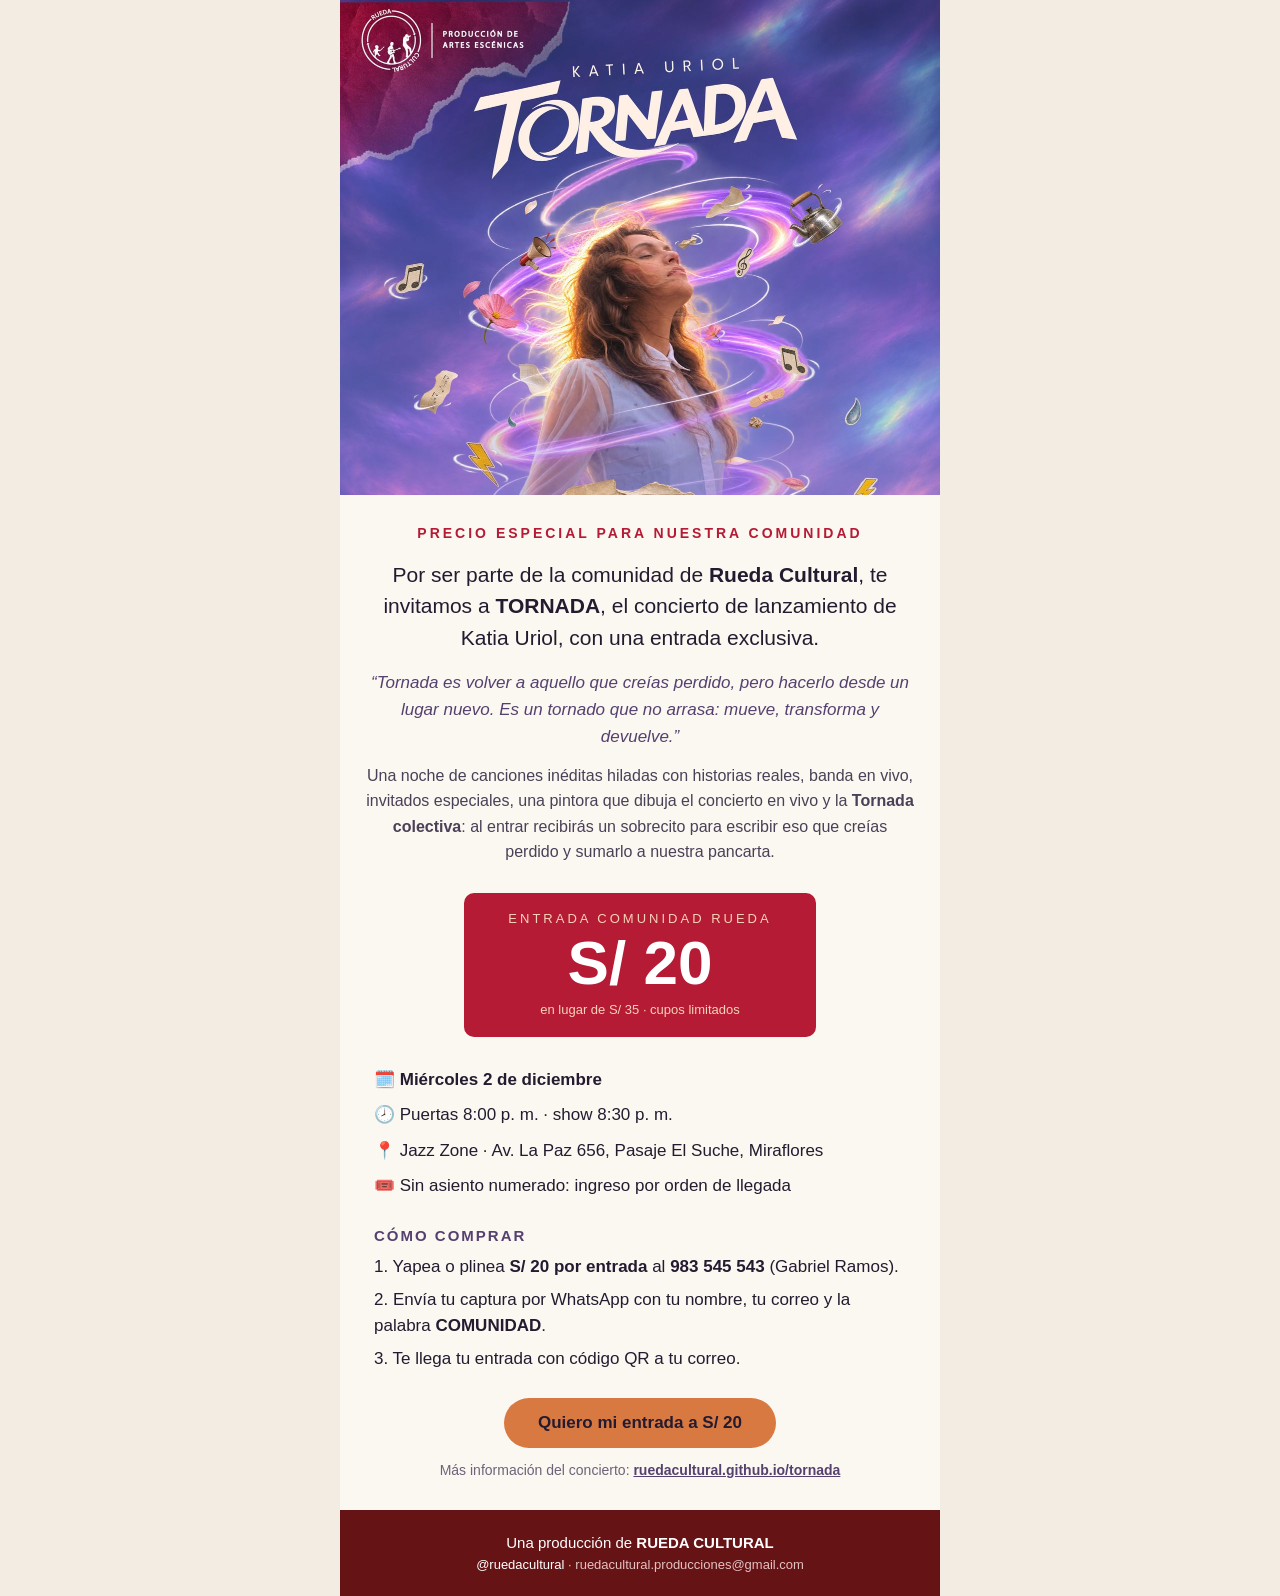
<file: mailing/index.html>
<!DOCTYPE html>
<html lang="es">
<head>
<meta charset="UTF-8">
<meta name="viewport" content="width=device-width, initial-scale=1.0">
<meta name="robots" content="noindex">
<title>Mailing — Tornada a S/ 20 para la comunidad de Rueda Cultural</title>
</head>
<body style="margin:0;padding:0;background:#F3ECE3;">
<!-- INSTRUCCIONES:
     1. Abre esta página en Chrome en la PC.
     2. Selecciona desde la imagen hasta el pie (o Ctrl+A).
     3. Copia (Ctrl+C) y pega (Ctrl+V) en un correo nuevo de Gmail.
     Asunto sugerido: Tu entrada a TORNADA a S/ 20 · precio especial para la comunidad de Rueda Cultural -->
<table role="presentation" width="100%" cellpadding="0" cellspacing="0" border="0" style="background:#F3ECE3;">
<tr><td align="center" style="padding:0;">
<table role="presentation" width="100%" cellpadding="0" cellspacing="0" border="0" bgcolor="#FBF7F1" style="width:100%;max-width:600px;background:#FBF7F1;border-collapse:collapse;font-family:Arial,Helvetica,sans-serif;color:#241B30;">

  <!-- Cabecera (flyer) -->
  <tr>
    <td style="padding:0;line-height:0;">
      <a href="https://ruedacultural.github.io/tornada/?utm_source=mailing&amp;utm_medium=correo&amp;utm_campaign=comunidad20" style="text-decoration:none;">
        <img src="https://ruedacultural.github.io/tornada/mailing/cabecera.jpg" width="600" alt="Rueda Cultural presenta TORNADA, el concierto de Katia Uriol" style="display:block;width:100%;max-width:600px;height:auto;border:0;">
      </a>
    </td>
  </tr>

  <!-- Saludo -->
  <tr>
    <td align="center" style="padding:30px 26px 6px;">
      <p style="margin:0;font-size:14px;letter-spacing:3px;font-weight:bold;color:#B51B35;text-transform:uppercase;">Precio especial para nuestra comunidad</p>
    </td>
  </tr>
  <tr>
    <td align="center" style="padding:12px 26px 0;">
      <p style="margin:0;font-size:21px;line-height:1.5;color:#241B30;">Por ser parte de la comunidad de <b>Rueda Cultural</b>, te invitamos a <b>TORNADA</b>, el concierto de lanzamiento de Katia Uriol, con una entrada exclusiva.</p>
    </td>
  </tr>

  <!-- Concepto -->
  <tr>
    <td align="center" style="padding:16px 26px 0;">
      <p style="margin:0;font-size:17px;line-height:1.6;color:#55416F;font-style:italic;">“Tornada es volver a aquello que creías perdido, pero hacerlo desde un lugar nuevo. Es un tornado que no arrasa: mueve, transforma y devuelve.”</p>
      <p style="margin:12px 0 0;font-size:16px;line-height:1.6;color:#4A4057;">Una noche de canciones inéditas hiladas con historias reales, banda en vivo, invitados especiales, una pintora que dibuja el concierto en vivo y la <b>Tornada colectiva</b>: al entrar recibirás un sobrecito para escribir eso que creías perdido y sumarlo a nuestra pancarta.</p>
    </td>
  </tr>

  <!-- Precio -->
  <tr>
    <td align="center" style="padding:28px 26px 6px;">
      <table role="presentation" cellpadding="0" cellspacing="0" border="0" bgcolor="#B51B35" style="background:#B51B35;border-radius:10px;">
        <tr>
          <td align="center" style="padding:18px 44px 20px;">
            <p style="margin:0;font-size:13px;letter-spacing:3px;color:#F6D2B8;text-transform:uppercase;">Entrada comunidad Rueda</p>
            <p style="margin:6px 0 0;font-size:62px;line-height:1;font-weight:bold;color:#FFFFFF;">S/ 20</p>
            <p style="margin:8px 0 0;font-size:13px;color:#F6D2B8;">en lugar de S/ 35 · cupos limitados</p>
          </td>
        </tr>
      </table>
    </td>
  </tr>

  <!-- Datos -->
  <tr>
    <td style="padding:24px 34px 0;">
      <table role="presentation" width="100%" cellpadding="0" cellspacing="0" border="0" style="font-size:17px;line-height:1.5;color:#241B30;">
        <tr><td style="padding:0 0 10px;">🗓️ <b>Miércoles 2 de diciembre</b></td></tr>
        <tr><td style="padding:0 0 10px;">🕗 Puertas 8:00 p. m. · show 8:30 p. m.</td></tr>
        <tr><td style="padding:0 0 10px;">📍 Jazz Zone · Av. La Paz 656, Pasaje El Suche, Miraflores</td></tr>
        <tr><td style="padding:0 0 4px;">🎟️ Sin asiento numerado: ingreso por orden de llegada</td></tr>
      </table>
    </td>
  </tr>

  <!-- Cómo comprar -->
  <tr>
    <td style="padding:24px 34px 0;">
      <p style="margin:0 0 10px;font-size:15px;letter-spacing:2px;font-weight:bold;color:#55416F;text-transform:uppercase;">Cómo comprar</p>
      <p style="margin:0 0 8px;font-size:17px;line-height:1.5;">1. Yapea o plinea <b>S/ 20 por entrada</b> al <b>983 545 543</b> (Gabriel Ramos).</p>
      <p style="margin:0 0 8px;font-size:17px;line-height:1.5;">2. Envía tu captura por WhatsApp con tu nombre, tu correo y la palabra <b>COMUNIDAD</b>.</p>
      <p style="margin:0;font-size:17px;line-height:1.5;">3. Te llega tu entrada con código QR a tu correo.</p>
    </td>
  </tr>

  <!-- Botón -->
  <tr>
    <td align="center" style="padding:26px 26px 32px;">
      <table role="presentation" cellpadding="0" cellspacing="0" border="0">
        <tr>
          <td align="center" bgcolor="#D97942" style="background:#D97942;border-radius:999px;">
            <a href="https://wa.me/51983545543?text=Hola%2C%20soy%20de%20la%20comunidad%20de%20Rueda%20Cultural%20y%20quiero%20mi%20entrada%20a%20Tornada%20a%20S%2F%2020%20(COMUNIDAD)" style="display:inline-block;padding:15px 34px;font-size:17px;font-weight:bold;color:#241B30;text-decoration:none;">Quiero mi entrada a S/ 20</a>
          </td>
        </tr>
      </table>
      <p style="margin:14px 0 0;font-size:14px;color:#6E6379;">Más información del concierto: <a href="https://ruedacultural.github.io/tornada/?utm_source=mailing&amp;utm_medium=correo&amp;utm_campaign=comunidad20" style="color:#55416F;font-weight:bold;">ruedacultural.github.io/tornada</a></p>
    </td>
  </tr>

  <!-- Pie -->
  <tr>
    <td align="center" bgcolor="#661315" style="background:#661315;padding:24px 26px;">
      <p style="margin:0;font-size:15px;color:#FFFFFF;">Una producción de <b>RUEDA CULTURAL</b></p>
      <p style="margin:6px 0 0;font-size:13px;color:#E3C2C2;"><a href="https://www.instagram.com/ruedacultural/" style="color:#FFFFFF;text-decoration:none;">@ruedacultural</a> · ruedacultural.producciones@gmail.com</p>
    </td>
  </tr>
</table>
</td></tr>
</table>
</body>
</html>
</file>
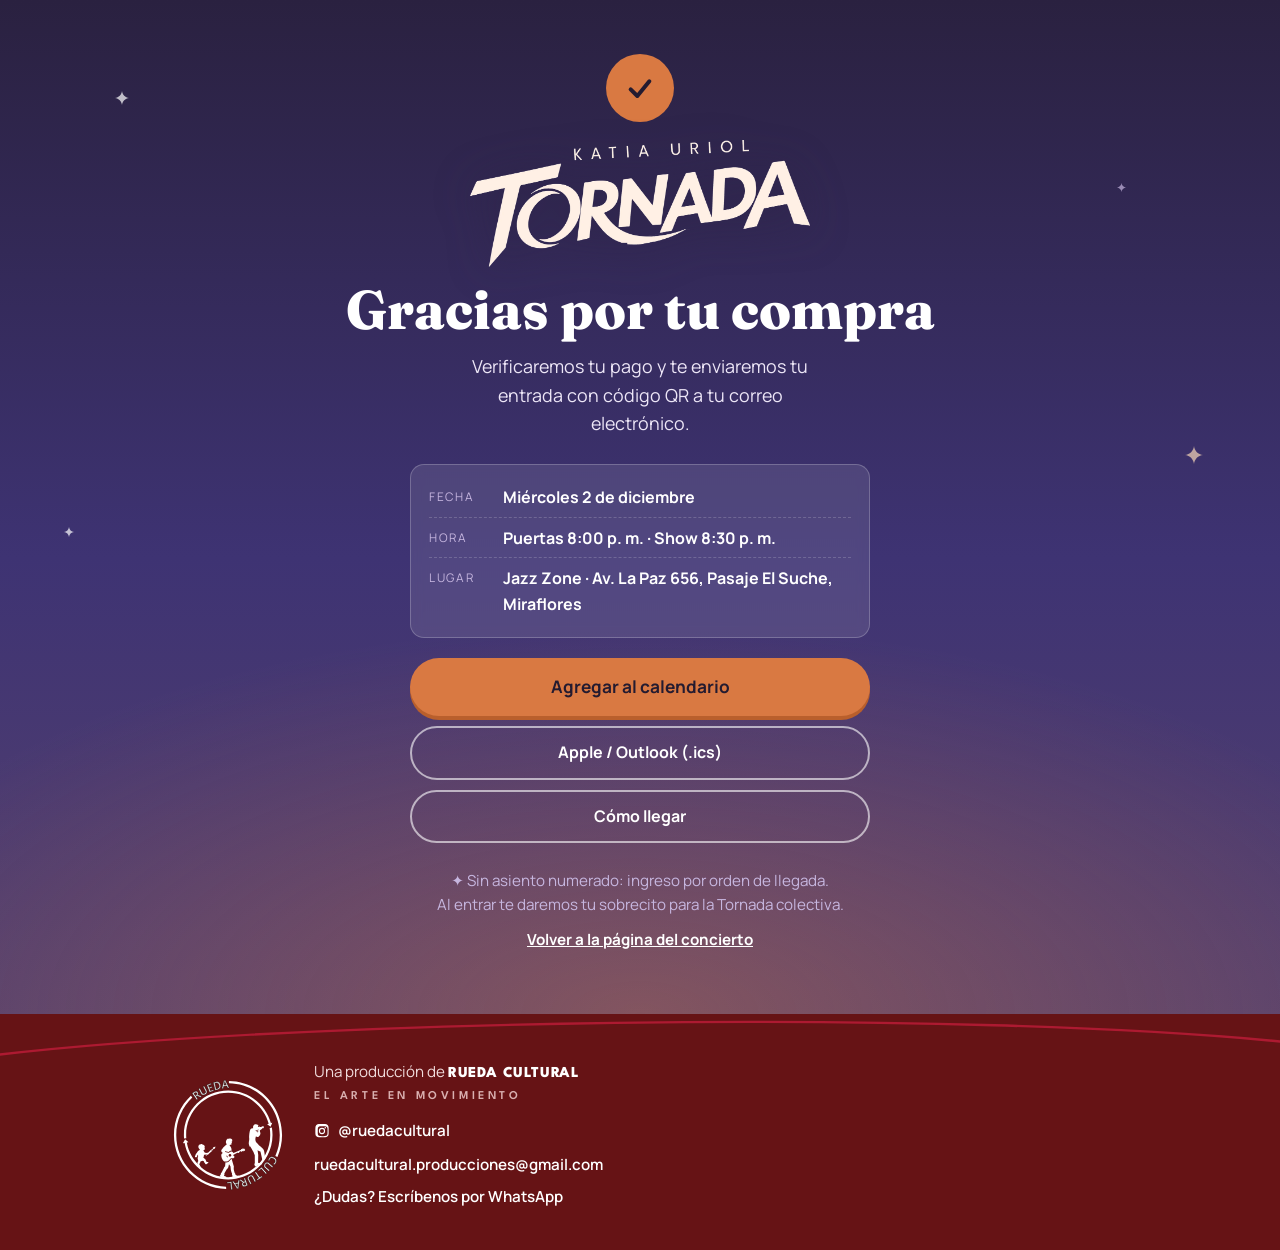
<file: gracias.html>
<!DOCTYPE html>
<html lang="es">
<head>
<meta charset="UTF-8">
<meta name="viewport" content="width=device-width, initial-scale=1.0">
<meta name="robots" content="noindex">
<title>¡Gracias por tu compra! — Tornada · Katia Uriol</title>
<meta name="theme-color" content="#2A2140">
<meta property="og:title" content="Tornada — Katia Uriol · Miércoles 2 de diciembre, Jazz Zone">
<meta property="og:image" content="https://ruedacultural.github.io/tornada/img/og.jpg">
<link rel="icon" type="image/png" href="img/favicon.png">
<link rel="apple-touch-icon" href="img/apple-touch-icon.png">

<link rel="preconnect" href="https://fonts.googleapis.com">
<link rel="preconnect" href="https://fonts.gstatic.com" crossorigin>
<link href="https://fonts.googleapis.com/css2?family=Fraunces:opsz,wght@9..144,600;9..144,800&family=League+Spartan:wght@600;700;800&family=Manrope:wght@400;500;600;700&display=swap" rel="stylesheet">
<link rel="stylesheet" href="css/estilos.css">

<script src="config.js"></script>
</head>
<body data-pagina="gracias" class="gracias">

<svg width="0" height="0" style="position:absolute" aria-hidden="true">
  <symbol id="i-brillo" viewBox="0 0 24 24"><path d="M12 0c.6 6.4 5.6 11.4 12 12-6.4.6-11.4 5.6-12 12-.6-6.4-5.6-11.4-12-12C6.4 11.4 11.4 6.4 12 0z"/></symbol>
  <symbol id="i-ig" viewBox="0 0 24 24"><path d="M12 7.3a4.7 4.7 0 1 0 0 9.4 4.7 4.7 0 0 0 0-9.4zm0 7.7a3 3 0 1 1 0-6 3 3 0 0 1 0 6zm4.9-8.9a1.1 1.1 0 1 0 0 2.2 1.1 1.1 0 0 0 0-2.2zM21.9 7a5.4 5.4 0 0 0-1.5-3.9A5.4 5.4 0 0 0 16.5 1.6C15 1.5 9 1.5 7.5 1.6a5.4 5.4 0 0 0-3.9 1.5A5.4 5.4 0 0 0 2.1 7c-.1 1.5-.1 7.5 0 9a5.4 5.4 0 0 0 1.5 3.9 5.4 5.4 0 0 0 3.9 1.5c1.5.1 7.5.1 9 0a5.4 5.4 0 0 0 3.9-1.5 5.4 5.4 0 0 0 1.5-3.9c.1-1.5.1-7.5 0-9zm-2 10.6a3.1 3.1 0 0 1-1.7 1.7c-1.2.5-4 .4-5.2.4s-4.1.1-5.2-.4a3.1 3.1 0 0 1-1.8-1.7c-.4-1.2-.3-4-.3-5.3s-.1-4.1.3-5.2a3.1 3.1 0 0 1 1.8-1.8c1.1-.4 4-.3 5.2-.3s4.1-.1 5.2.3a3.1 3.1 0 0 1 1.8 1.8c.4 1.1.3 4 .3 5.2s.1 4.1-.4 5.3z"/></symbol>
</svg>

<header class="hero">
  <div class="hero__cielo" aria-hidden="true">
    <svg class="brillo b1"><use href="#i-brillo"/></svg>
    <svg class="brillo b2"><use href="#i-brillo"/></svg>
    <svg class="brillo b3"><use href="#i-brillo"/></svg>
    <svg class="brillo b4"><use href="#i-brillo"/></svg>
  </div>

  <div class="hero__texto">
    <div class="gracias__check" aria-hidden="true">
      <svg viewBox="0 0 24 24" fill="none" stroke="currentColor" stroke-width="3" stroke-linecap="round" stroke-linejoin="round"><polyline points="5 13 10 18 19 7"/></svg>
    </div>
    <img class="hero__logo gracias__logo" src="img/titulo-tornada.webp" width="1200" height="449" alt="Katia Uriol — Tornada">
    <h1>Gracias por tu compra</h1>
    <p class="gracias__msg">Verificaremos tu pago y te enviaremos tu entrada con código QR a tu correo electrónico.</p>
  </div>

  <div class="recordatorio">
    <dl class="ficha">
      <div><dt>Fecha</dt><dd>Miércoles 2 de diciembre</dd></div>
      <div><dt>Hora</dt><dd>Puertas 8:00 p. m. · Show 8:30 p. m.</dd></div>
      <div><dt>Lugar</dt><dd>Jazz Zone · Av. La Paz 656, Pasaje El Suche, Miraflores</dd></div>
    </dl>
    <div class="cal">
      <a class="btn btn--compra" id="cal-google" href="#" target="_blank" rel="noopener">Agregar al calendario</a>
      <a class="btn btn--contorno" id="cal-ics" href="#" download="tornada.ics">Apple / Outlook (.ics)</a>
      <a class="btn btn--contorno" href="https://maps.app.goo.gl/aXGLLwpGmD28fWHK7" data-href-maps target="_blank" rel="noopener">Cómo llegar</a>
    </div>
    <p class="gracias__tornada">✦ Sin asiento numerado: ingreso por orden de llegada.<br>Al entrar te daremos tu sobrecito para la Tornada colectiva.<br>
      <a class="gracias__volver" href="./">Volver a la página del concierto</a></p>
  </div>
</header>

<footer class="pie">
  <svg class="pie__recorrido" viewBox="0 0 400 60" preserveAspectRatio="none" aria-hidden="true"><path d="M-10 58C80 8 300 -10 410 40" fill="none" stroke="#B51B35" stroke-width="3"/></svg>
  <div class="wrap pie__grid">
    <a href="https://www.instagram.com/ruedacultural/" target="_blank" rel="noopener" class="pie__logo">
      <img src="img/logo-rueda-blanco.svg" alt="Rueda Cultural" width="112" height="113">
    </a>
    <div class="pie__texto">
      <p class="pie__produce">Una producción de <b>Rueda Cultural</b></p>
      <p class="pie__lema">El arte en movimiento</p>
      <ul class="pie__enlaces">
        <li><a href="https://www.instagram.com/ruedacultural/" target="_blank" rel="noopener"><svg aria-hidden="true"><use href="#i-ig"/></svg>@ruedacultural</a></li>
        <li><a href="mailto:ruedacultural.producciones@gmail.com">ruedacultural.producciones@gmail.com</a></li>
        <li><a href="#" data-wa target="_blank" rel="noopener">¿Dudas? Escríbenos por WhatsApp</a></li>
      </ul>
    </div>
  </div>
</footer>

<script src="js/app.js" defer></script>
</body>
</html>
</file>
<file: css/estilos.css>
/* =====================================================================
   TORNADA — Estilos
   Sistema de marca (Manual de identidad de Rueda Cultural, 2026):
   - Rueda aporta la estructura y la firma: retícula, jerarquía, League Spartan
     (títulos funcionales), Manrope (subtítulos y textos) y su isologo en el pie.
   - La línea "Producción de artes escénicas" se identifica con el carmín #B51B35.
   - El proyecto construye su universo: paleta de Tornada, serif de título,
     elementos (curitas, rayitos, flores, brillos) y el tornado.
   Myriad Pro (cuerpo de texto del manual) no está en Google Fonts: se usa Manrope.
   ===================================================================== */

:root{
  /* Universo Tornada */
  --naranja: #D97942;
  --naranja-osc: #B95F2C;
  --morado: #55416F;
  --azul: #829FC7;
  --lila: #C6B6DF;
  --noche: #2A2140;      /* cielo profundo del flyer, derivado del morado */
  --noche-2: #3B2F57;

  /* Neutros */
  --papel: #FBF7F1;
  --crema: #F3ECE3;
  --linea: #E3D8CB;
  --tinta: #241B30;
  --tinta-suave: #5A4F66;

  /* Rueda Cultural (núcleo y línea) */
  --vino: #661315;
  --vino-osc: #1D0809;
  --carmin: #B51B35;

  --wa: #1F8F57;

  --f-titulo: 'League Spartan', 'Manrope', sans-serif;
  --f-serif: 'Fraunces', Georgia, serif;
  --f-texto: 'Manrope', system-ui, sans-serif;

  --radio: 14px;
  --sombra: 0 10px 30px -14px rgba(42,33,64,.35);
}

*{ box-sizing: border-box; }
html{ scroll-behavior: smooth; -webkit-text-size-adjust: 100%; }
@media (prefers-reduced-motion: reduce){ html{ scroll-behavior: auto; } }

body{
  margin: 0;
  background: var(--papel);
  color: var(--tinta);
  font-family: var(--f-texto);
  font-size: 1rem;
  line-height: 1.6;
  padding-bottom: 72px; /* espacio para la barra fija */
}
img{ max-width: 100%; display: block; }
a{ color: inherit; }
p{ margin: 0 0 14px; }
h1,h2,h3,h4{ margin: 0; line-height: 1.08; }
h2{ font-family: var(--f-titulo); font-weight: 800; font-size: clamp(1.75rem, 6vw, 2.4rem); letter-spacing: -.01em; margin-bottom: 22px; text-transform: uppercase; }
h3{ font-family: var(--f-titulo); font-weight: 700; font-size: 1.25rem; }
h4{ font-family: var(--f-titulo); font-weight: 700; font-size: 1.15rem; }

.oculto{ position:absolute; width:1px; height:1px; overflow:hidden; clip:rect(0,0,0,0); white-space:nowrap; }
[hidden]{ display: none !important; }

.wrap{ max-width: 980px; margin: 0 auto; padding: 0 22px; }

.kicker{
  font-family: var(--f-texto); font-weight: 700; font-size: .8rem;
  letter-spacing: .22em; text-transform: uppercase; color: var(--morado);
  margin-bottom: 10px; display: flex; align-items: center; gap: 10px;
}
.kicker::before{ content:""; width: 22px; height: 3px; background: var(--naranja); border-radius: 2px; }

/* ---------- Botones ---------- */
.btn{
  display: inline-flex; align-items: center; justify-content: center; gap: 10px;
  font-family: var(--f-texto); font-weight: 700; font-size: 1rem;
  text-decoration: none; border: 0; cursor: pointer;
  padding: 15px 28px; border-radius: 999px;
  transition: transform .15s ease, background .15s ease, box-shadow .15s ease;
}
.btn:active{ transform: translateY(1px); }
.btn svg{ width: 20px; height: 20px; fill: currentColor; flex-shrink: 0; }
.btn--compra{ background: var(--naranja); color: var(--tinta); box-shadow: 0 4px 0 var(--naranja-osc); font-size: 1.08rem; }
.btn--compra:hover{ background: #E58A55; }
.btn--chico{ padding: 11px 20px; font-size: .98rem; box-shadow: 0 3px 0 var(--naranja-osc); }
.btn--wa{ background: var(--wa); color: #fff; }
.btn--wa:hover{ background: #187348; }
.btn--contorno{ background: transparent; color: var(--morado); border: 2px solid var(--morado); padding: 12px 24px; }
.btn--contorno:hover{ background: var(--morado); color: #fff; }
.btn--copiar{ background: var(--morado); color: #fff; padding: 12px 22px; font-size: .95rem; }
.btn--copiar:hover{ background: var(--noche-2); }
.btn--copiar.ok{ background: var(--wa); }
:focus-visible{ outline: 3px solid var(--naranja); outline-offset: 3px; }

.micro{ font-size: .86rem; color: var(--lila); margin: 12px 0 0; }

/* =====================================================================
   1. HERO
   ===================================================================== */
.hero{
  position: relative;
  background:
    radial-gradient(120% 70% at 50% 100%, rgba(217,121,66,.35) 0%, rgba(217,121,66,0) 55%),
    linear-gradient(180deg, var(--noche) 0%, #3E3373 55%, var(--morado) 100%);
  color: #fff;
  overflow: hidden;
  text-align: center;
  padding: 34px 0 0;
}
.hero__cielo .brillo{ position: absolute; fill: #fff; opacity: .7; animation: titilar 3.5s ease-in-out infinite; }
.brillo.b1{ width: 14px; height: 14px; top: 9%; left: 9%; }
.brillo.b2{ width: 9px; height: 9px; top: 18%; right: 12%; animation-delay: 1.1s; fill: var(--lila); }
.brillo.b3{ width: 18px; height: 18px; top: 44%; right: 6%; animation-delay: 2s; fill: #F6D7B8; }
.brillo.b4{ width: 10px; height: 10px; top: 52%; left: 5%; animation-delay: .5s; }
@keyframes titilar{ 0%,100%{ opacity:.25; transform: scale(.8);} 50%{ opacity:.9; transform: scale(1.1);} }

.hero__texto{ position: relative; z-index: 2; padding: 0 20px; }
.hero__sello{ display: block; width: min(200px, 48vw); height: auto; margin: 0 0 18px 18px; position: relative; z-index: 2; }
@media (min-width: 900px){ .hero__sello{ position: absolute; top: 22px; left: 28px; margin: 0; width: 220px; } .hero{ padding-top: 60px; } }
.hero__logo{ width: min(92%, 560px); height: auto; margin: 0 auto; filter: drop-shadow(0 6px 22px rgba(42,33,64,.45)); }
.hero__escena{ position: relative; max-width: 640px; margin: -18px auto 0; }
.hero__papel{
  position: relative; z-index: 3; display: block; width: min(64%, 330px); height: auto;
  margin: -78px auto 0; transform: rotate(-2deg);
  filter: drop-shadow(0 10px 18px rgba(0,0,0,.35));
}
.hero__artista{
  font-family: var(--f-titulo); font-weight: 600; text-transform: uppercase;
  letter-spacing: .5em; font-size: .95rem; margin: 0 0 2px; padding-left: .5em;
}
.hero__titulo{
  font-family: var(--f-serif); font-weight: 800; font-optical-sizing: auto;
  font-size: clamp(4rem, 21vw, 8.5rem); line-height: .92; letter-spacing: -.02em; margin: 0;
  text-shadow: 0 6px 30px rgba(42,33,64,.45);
}
.hero__lema{
  display: inline-block; margin: 12px 0 8px;
  font-family: var(--f-titulo); font-weight: 700; text-transform: uppercase; letter-spacing: .18em; font-size: .82rem;
  color: var(--tinta); background: #F6D2B8; padding: 7px 14px 5px;
  transform: rotate(-1.5deg);
  /* tira de papel/cinta como en el flyer */
  clip-path: polygon(1% 8%, 99% 0, 100% 90%, 0 100%);
}
.hero__bajada{
  display: inline-block; margin: 10px auto 0; padding: 8px 22px 6px;
  font-family: var(--f-serif); font-weight: 800; font-size: clamp(1.3rem, 6vw, 1.7rem);
  text-transform: uppercase; letter-spacing: .02em; line-height: 1.1;
  background: #fff; color: var(--tinta); border-radius: 14px;
  box-shadow: 0 8px 24px -10px rgba(0,0,0,.45);
}

.hero__foto{ display: block; position: relative; margin: 0 auto; }
.hero__foto img{
  width: 100%; height: auto;
  -webkit-mask-image: radial-gradient(closest-side, #000 60%, transparent 100%);
          mask-image: radial-gradient(closest-side, #000 60%, transparent 100%);
}

.hero__ficha{ position: relative; z-index: 2; margin: 18px auto 0; padding: 0 20px 38px; max-width: 620px; }
.ficha{
  margin: 0 0 18px; display: grid; gap: 2px;
  background: rgba(255,255,255,.1); border: 1px solid rgba(255,255,255,.22);
  border-radius: var(--radio); backdrop-filter: blur(6px); -webkit-backdrop-filter: blur(6px);
  padding: 14px 18px; text-align: left;
}
.ficha div{ display: grid; grid-template-columns: 62px 1fr; gap: 12px; padding: 6px 0; border-bottom: 1px dashed rgba(255,255,255,.18); }
.ficha div:last-child{ border-bottom: 0; }
.ficha dt{ font-size: .74rem; letter-spacing: .14em; text-transform: uppercase; color: var(--lila); padding-top: 3px; }
.ficha dd{ margin: 0; font-weight: 700; }

.tramo{
  display: flex; flex-wrap: wrap; align-items: center; justify-content: center; gap: 6px 12px;
  margin: 0 auto 18px; padding: 10px 16px;
  background: #FFF4EA; color: var(--tinta); border-radius: 12px;
  box-shadow: var(--sombra);
}
.tramo__etiqueta{ font-weight: 700; }
.tramo__etiqueta::before{ content: "✦ "; color: var(--naranja); }
.tramo__reloj{ font-variant-numeric: tabular-nums; font-size: .92rem; color: var(--morado); font-weight: 600; }
.hero .btn--compra{ width: 100%; max-width: 360px; }

/* Firma de línea (Rueda = estructura + firma, línea = identificador) */
.firma-linea{
  display: flex; align-items: center; justify-content: center; gap: 10px;
  background: var(--vino-osc); color: #E9D9D9; font-size: .8rem; letter-spacing: .04em;
  padding: 10px 16px; text-align: center;
}
.firma-linea b{ color: #fff; }
.firma-linea__barra{ width: 18px; height: 4px; background: var(--carmin); border-radius: 2px; flex-shrink: 0; }

/* =====================================================================
   SECCIONES
   ===================================================================== */
.seccion{ padding: 64px 0; position: relative; }
.seccion--alt{ background: var(--crema); }
.seccion--noche{ background: linear-gradient(180deg, var(--noche) 0%, var(--noche-2) 100%); color: #F1ECF8; overflow: hidden; }
.seccion--noche .kicker{ color: var(--lila); }
.seccion--noche h2, .titulo-serif{ font-family: var(--f-serif); text-transform: none; font-weight: 800; font-size: clamp(2rem, 8vw, 3rem); letter-spacing: -.01em; }
.cuerpo{ max-width: 60ch; font-size: 1.05rem; }
.destacado{ font-family: var(--f-serif); font-weight: 600; font-size: 1.3rem; line-height: 1.4; color: #fff; border-left: 3px solid var(--naranja); padding-left: 16px; }

/* ---------- 2. Precios ---------- */
.precios{ display: grid; grid-template-columns: 1fr; gap: 14px; }
@media (min-width: 620px){ .precios{ grid-template-columns: 1fr 1fr; } }
@media (min-width: 900px){ .precios{ grid-template-columns: repeat(3, 1fr); } }

.precio{
  position: relative; background: #fff; border: 1.5px solid var(--linea);
  border-radius: var(--radio); padding: 20px 18px 18px;
  display: flex; flex-direction: column; gap: 4px;
}
.precio__nombre{ font-family: var(--f-titulo); font-weight: 700; font-size: 1.05rem; text-transform: uppercase; letter-spacing: .04em; }
.precio__monto{ font-family: var(--f-serif); font-weight: 800; font-size: 2.6rem; line-height: 1; margin: 6px 0 4px; }
.precio__monto small{ font-family: var(--f-texto); font-size: .95rem; font-weight: 700; margin-right: 3px; vertical-align: .9em; }
.precio__fechas{ font-size: .88rem; color: var(--tinta-suave); }
.precio__condicion{ font-size: .85rem; color: var(--tinta-suave); margin-top: 6px; }
.precio__sello{
  position: absolute; top: -11px; right: 14px;
  font-size: .72rem; font-weight: 800; letter-spacing: .1em; text-transform: uppercase;
  padding: 4px 10px; border-radius: 999px; background: var(--naranja); color: var(--tinta);
}
.precio.vigente{ background: var(--morado); border-color: var(--morado); color: #fff; box-shadow: var(--sombra); transform: translateY(-3px); }
.precio.vigente .precio__fechas, .precio.vigente .precio__condicion{ color: var(--lila); }
.precio.vigente::after{ /* brillo sutil */
  content: ""; position: absolute; right: 16px; bottom: 16px; width: 16px; height: 16px; opacity: .8;
  background: var(--lila);
  -webkit-mask: url("data:image/svg+xml,%3Csvg xmlns='http://www.w3.org/2000/svg' viewBox='0 0 24 24'%3E%3Cpath d='M12 0c.6 6.4 5.6 11.4 12 12-6.4.6-11.4 5.6-12 12-.6-6.4-5.6-11.4-12-12C6.4 11.4 11.4 6.4 12 0z'/%3E%3C/svg%3E") center/contain no-repeat;
          mask: url("data:image/svg+xml,%3Csvg xmlns='http://www.w3.org/2000/svg' viewBox='0 0 24 24'%3E%3Cpath d='M12 0c.6 6.4 5.6 11.4 12 12-6.4.6-11.4 5.6-12 12-.6-6.4-5.6-11.4-12-12C6.4 11.4 11.4 6.4 12 0z'/%3E%3C/svg%3E") center/contain no-repeat;
}
.precio.pasado{ background: transparent; border-style: dashed; color: #9C92A6; }
.precio.pasado .precio__monto{ text-decoration: line-through; text-decoration-thickness: 3px; text-decoration-color: var(--naranja); }
.precio.pasado .precio__sello{ background: var(--linea); color: var(--tinta-suave); }
.precio.estudiante{ background: #EEE8F7; border-color: var(--lila); }
.precio.estudiante.cerrado{ opacity: .6; }
.precio.proximo .precio__sello{ background: var(--azul); color: var(--tinta); }
.precio.promo.vigente{ background: #B51B35; border-color: #B51B35; }
.precio.promo.vigente .precio__sello{ background: #F6D2B8; color: var(--tinta); }
.precio.promo.vigente .precio__fechas, .precio.promo.vigente .precio__condicion{ color: #F6D2B8; }
.precio.promo .precio__monto small{ vertical-align: .55em; }
.nota-precios{ margin-top: 18px; font-size: .92rem; color: var(--tinta-suave); }

/* ---------- 3. Cómo comprar ---------- */
.pasos{ list-style: none; counter-reset: paso; padding: 0; margin: 0 0 28px; display: grid; gap: 14px; }
@media (min-width: 860px){ .pasos{ grid-template-columns: 1.3fr 1fr 1fr; } }
.pasos li{
  counter-increment: paso; position: relative;
  background: var(--papel); border: 1.5px solid var(--linea); border-radius: var(--radio);
  padding: 22px 20px 20px 66px;
}
.pasos li::before{
  content: counter(paso); position: absolute; left: 18px; top: 18px;
  width: 34px; height: 34px; border-radius: 50%;
  display: grid; place-items: center;
  font-family: var(--f-titulo); font-weight: 800; font-size: 1.1rem; padding-top: 3px;
  background: var(--morado); color: #fff;
}
.pasos h3{ margin-bottom: 6px; font-size: 1.12rem; }
.pasos p{ font-size: .96rem; color: var(--tinta-suave); margin: 0; }
.pasos strong{ color: var(--tinta); }
.num-pago{ white-space: nowrap; }
.pago{ display: flex; flex-wrap: wrap; align-items: center; gap: 16px; margin-top: 14px; }
.qr{ margin: 0; text-align: center; font-size: .8rem; color: var(--tinta-suave); }
.qr img{ width: 160px; height: 160px; border-radius: 10px; border: 1px solid var(--linea); background: #fff; }

.form-marco{ background: #fff; border-radius: var(--radio); overflow: hidden; box-shadow: var(--sombra); border: 1.5px solid var(--linea); }
.form-marco iframe{ width: 100%; height: 1350px; border: 0; display: block; background: transparent; }
.form-pendiente{ padding: 34px 22px; text-align: center; color: var(--tinta-suave); }
.form-pendiente code{ background: var(--crema); padding: 2px 6px; border-radius: 4px; }

.aviso-venta{
  background: var(--morado); color: #fff; border-radius: var(--radio);
  padding: 22px; margin-bottom: 22px; font-size: 1.05rem;
}
.aviso-venta b{ color: #F6D2B8; }

.alternativa{
  margin-top: 26px; padding: 20px; border-radius: var(--radio);
  border: 1.5px dashed var(--lila); background: #fff;
  display: flex; flex-wrap: wrap; align-items: center; justify-content: space-between; gap: 12px;
}
.alternativa p{ margin: 0; font-weight: 600; }

/* ---------- 4. El concierto ---------- */
.dos-col{ display: grid; gap: 26px; align-items: center; }
@media (min-width: 820px){ .dos-col{ grid-template-columns: 1.3fr 1fr; } }

.remolino{ position: relative; width: min(300px, 80vw); aspect-ratio: 1; margin: 0 auto; }
.remolino::before{ /* el embudo del tornado */
  content: ""; position: absolute; inset: 8% 24% 4%;
  background: linear-gradient(180deg, rgba(198,182,223,.38), rgba(217,121,66,.12) 80%, rgba(217,121,66,0));
  clip-path: polygon(0 0, 100% 0, 60% 100%, 40% 100%);
  filter: blur(3px);
}
.remolino__anillo{
  position: absolute; left: 50%; transform: translate(-50%, -50%);
  border-radius: 50%; border: 1.5px dashed rgba(198,182,223,.45);
}
.remolino__anillo.r1{ top: 18%; width: 92%; height: 24%; }
.remolino__anillo.r2{ top: 50%; width: 64%; height: 17%; }
.remolino__anillo.r3{ top: 78%; width: 36%; height: 10%; }

/* Órbitas elípticas con trigonometría CSS; si el navegador no la soporta,
   los elementos quedan quietos sobre su anillo */
@property --t{ syntax: '<angle>'; inherits: false; initial-value: 0deg; }
.remolino .el{
  position: absolute; left: 50%; width: 62px; height: 62px; margin: -31px 0 0 -31px; object-fit: contain;
  filter: drop-shadow(0 4px 6px rgba(0,0,0,.35));
  transform: translate(calc(cos(var(--t)) * var(--rx)), calc(sin(var(--t)) * var(--ry))) scale(calc(.78 + .22 * sin(var(--t))));
  opacity: calc(.75 + .25 * sin(var(--t)));
  animation: orbita var(--dur) linear infinite; animation-delay: var(--d, 0s);
}
.el.o1{ top: 18%; --rx: min(138px, 36.8vw); --ry: min(36px, 9.6vw); --dur: 14s; }
.el.o2{ top: 50%; --rx: min(96px, 25.6vw); --ry: min(25px, 6.8vw); --dur: 10s; width: 52px; height: 52px; margin: -26px 0 0 -26px; }
.el.o3{ top: 78%; --rx: min(54px, 14.4vw); --ry: min(15px, 4vw); --dur: 7s; width: 40px; height: 40px; margin: -20px 0 0 -20px; }
.el--naranja{ fill: var(--naranja) !important; }
.el--lila{ fill: var(--lila) !important; }
.el--azul{ fill: var(--azul) !important; }
@keyframes orbita{ from{ --t: 0deg; } to{ --t: 360deg; } }
@media (prefers-reduced-motion: reduce){
  .remolino .el, .hero__cielo .brillo{ animation: none !important; }
}

.experiencias{ display: grid; gap: 16px; margin-top: 34px; }
@media (min-width: 720px){ .experiencias{ grid-template-columns: 1fr 1fr; } }
.carta{
  position: relative; background: #FBF3E6; color: var(--tinta);
  border-radius: 6px; padding: 26px 22px 22px;
  box-shadow: 0 14px 30px -18px rgba(0,0,0,.6);
  /* papel de carta artesanal */
  background-image: repeating-linear-gradient(180deg, transparent 0 27px, rgba(85,65,111,.09) 27px 28px);
}
.carta:nth-child(1){ transform: rotate(-1deg); }
.carta:nth-child(2){ transform: rotate(.8deg); }
.carta h3{ font-family: var(--f-serif); font-weight: 800; font-size: 1.45rem; margin-bottom: 10px; color: var(--morado); }
.carta p{ margin: 0; font-size: .98rem; }
.carta__icono{ position: absolute; top: -26px; right: 14px; width: 62px; height: auto; transform: rotate(8deg); filter: drop-shadow(0 4px 6px rgba(0,0,0,.3)); }

/* ---------- 5. Curita ---------- */
.musica{ display: grid; gap: 16px; max-width: 720px; }
.spotify{ width: 100%; min-height: 152px; border-radius: 12px; overflow: hidden; background: var(--noche); }
.spotify iframe{ display: block; width: 100%; height: 152px; border: 0; }
.spotify__btn{
  width: 100%; min-height: 152px; display: flex; align-items: center; gap: 18px; padding: 20px 22px;
  border: 0; cursor: pointer; text-align: left; color: #fff; font-family: var(--f-texto); font-size: 1.05rem;
  background: linear-gradient(120deg, var(--noche) 0%, var(--morado) 70%, #7A5A8E 100%);
}
.spotify__btn small{ color: var(--lila); font-size: .88rem; }
.spotify__play{ position: relative; flex-shrink: 0; width: 60px; height: 60px; border-radius: 50%; background: #1DB954; }
.spotify__play::after{ content: ""; position: absolute; left: 24px; top: 18px; border-left: 18px solid #0b0b0b; border-top: 12px solid transparent; border-bottom: 12px solid transparent; }
.yt{
  position: relative; display: block; width: 100%; aspect-ratio: 16/9; padding: 0; border: 0; cursor: pointer;
  border-radius: 12px; overflow: hidden; background: var(--noche);
}
.yt img{ width: 100%; height: 100%; object-fit: cover; opacity: .9; }
.yt__play{
  position: absolute; left: 50%; top: 50%; width: 70px; height: 70px; margin: -35px 0 0 -35px;
  border-radius: 50%; background: var(--naranja); box-shadow: 0 6px 20px rgba(0,0,0,.35);
}
.yt__play::after{ content: ""; position: absolute; left: 28px; top: 21px; border-left: 20px solid var(--tinta); border-top: 14px solid transparent; border-bottom: 14px solid transparent; }
.yt iframe{ position: absolute; inset: 0; width: 100%; height: 100%; border: 0; }
.musica__enlaces{ display: flex; flex-wrap: wrap; gap: 10px; }
.chip{ text-decoration: none; font-weight: 700; font-size: .9rem; padding: 9px 16px; border-radius: 999px; border: 1.5px solid var(--morado); color: var(--morado); }
.chip:hover{ background: var(--morado); color: #fff; }

/* ---------- 6. Artistas ---------- */
.artista-principal{
  display: grid; gap: 20px; align-items: center;
  background: #fff; border-radius: var(--radio); padding: 20px; border: 1.5px solid var(--linea);
}
@media (min-width: 680px){ .artista-principal{ grid-template-columns: 220px 1fr; padding: 24px; } }
.artista-principal img{ width: 100%; height: auto; max-width: 260px; aspect-ratio: 1; object-fit: cover; border-radius: 50% 50% 50% 12px; }
.artista-principal h3{ font-family: var(--f-serif); font-weight: 800; font-size: 2rem; margin-bottom: 10px; }
.artista-principal p{ color: var(--tinta-suave); }
.subtitulo{ margin: 34px 0 14px; font-size: .9rem; letter-spacing: .2em; text-transform: uppercase; color: var(--morado); }
.artistas{ list-style: none; padding: 0; margin: 0; display: grid; gap: 12px; }
@media (min-width: 760px){ .artistas{ grid-template-columns: repeat(3, 1fr); } }
.artista{ display: flex; gap: 14px; background: #fff; border: 1.5px solid var(--linea); border-radius: var(--radio); padding: 16px; }
.artista p{ font-size: .92rem; color: var(--tinta-suave); margin: 4px 0 8px; }
.artista__inicial, .artista__foto{
  flex-shrink: 0; width: 56px; height: 56px; border-radius: 50%; object-fit: cover;
  display: grid; place-items: center; font-family: var(--f-serif); font-weight: 800; font-size: 1.5rem;
  background: var(--lila); color: var(--morado);
}
.artista:nth-child(2) .artista__inicial{ background: #F6D2B8; color: var(--naranja-osc); }
.artista:nth-child(3) .artista__inicial{ background: #D5E0EF; color: #4C6690; }
.artista--abre .artista__inicial{ background: var(--morado); color: #fff; }
.artista__foto--logo{ background: #000; }
.enlaces-artista{ display: flex; flex-wrap: wrap; gap: 6px 16px; }
.sorpresa{
  display: flex; align-items: center; gap: 18px; padding: 22px 20px;
  border-radius: var(--radio); color: #fff;
  background: linear-gradient(120deg, var(--noche) 0%, var(--morado) 75%, #7A5A8E 100%);
  box-shadow: var(--sombra);
}
.sorpresa__el{ width: 70px; height: auto; flex-shrink: 0; transform: rotate(-12deg); filter: drop-shadow(0 6px 10px rgba(0,0,0,.35)); }
.sorpresa__titulo{ font-family: var(--f-serif); font-weight: 800; font-size: 1.45rem; line-height: 1.15; margin-bottom: 6px; }
.sorpresa p{ margin: 0; color: #EDE6F7; }
.sorpresa a{ color: #F6D2B8; font-weight: 700; }
.enlace-ig{ display: inline-flex; align-items: center; gap: 6px; font-weight: 700; font-size: .9rem; color: var(--morado); text-decoration: none; }
.enlace-ig:hover{ text-decoration: underline; }
.enlace-ig svg{ width: 16px; height: 16px; fill: currentColor; }

/* ---------- 7. Información práctica ---------- */
.info{ display: grid; gap: 14px; }
@media (min-width: 760px){ .info{ grid-template-columns: 1fr 1fr; } }
.info__bloque{ background: #fff; border: 1.5px solid var(--linea); border-radius: var(--radio); padding: 22px; }
.info__bloque h3{ margin-bottom: 10px; font-size: 1.05rem; text-transform: uppercase; letter-spacing: .03em; }
.info__bloque--destacado{ background: #FFF0E4; border-color: #F2C8A8; }
.horario{ list-style: none; padding: 0; margin: 0; }
.horario li{ display: flex; gap: 12px; padding: 7px 0; border-bottom: 1px dashed var(--linea); }
.horario li:last-child{ border-bottom: 0; }
.horario span{ min-width: 84px; font-weight: 700; color: var(--morado); font-variant-numeric: tabular-nums; }

/* =====================================================================
   PIE — firma Rueda Cultural (vino institucional + isologo en blanco)
   ===================================================================== */
.pie{ position: relative; background: var(--vino); color: #F0DCDC; padding: 52px 0 40px; overflow: hidden; }
.pie__recorrido{ position: absolute; top: 0; left: 0; width: 100%; height: 46px; opacity: .9; }
.pie__grid{ display: flex; flex-wrap: wrap; align-items: center; gap: 22px 30px; }
.pie__logo img{ width: 112px; height: auto; }
.pie__produce{ margin: 0 0 2px; font-size: .95rem; }
.pie__produce b{ font-family: var(--f-titulo); font-weight: 800; color: #fff; letter-spacing: .04em; text-transform: uppercase; }
.pie__lema{ font-family: var(--f-titulo); font-weight: 600; font-size: .75rem; letter-spacing: .3em; text-transform: uppercase; color: #D9AFAF; margin-bottom: 12px; }
.pie__enlaces{ list-style: none; margin: 0; padding: 0; display: grid; gap: 6px; }
.pie__enlaces a{ display: inline-flex; align-items: center; gap: 8px; color: #fff; text-decoration: none; font-weight: 600; font-size: .95rem; word-break: break-all; }
.pie__enlaces a:hover{ text-decoration: underline; }
.pie__enlaces svg{ width: 16px; height: 16px; fill: currentColor; flex-shrink: 0; }

/* ---------- Barra fija ---------- */
.barra{
  position: fixed; left: 0; right: 0; bottom: 0; z-index: 30;
  display: flex; align-items: center; justify-content: space-between; gap: 12px;
  padding: 10px 16px calc(10px + env(safe-area-inset-bottom));
  background: rgba(42,33,64,.96); color: #fff;
  backdrop-filter: blur(8px); -webkit-backdrop-filter: blur(8px);
  transition: transform .25s ease, opacity .25s ease;
}
.barra.oculta{ transform: translateY(110%); opacity: 0; pointer-events: none; }
.barra__info{ line-height: 1.25; font-size: .82rem; color: var(--lila); min-width: 0; }
.barra__info b{ display: block; color: #fff; font-size: 1rem; }
@media (min-width: 900px){ body{ padding-bottom: 0; } .barra{ display: none; } }

/* =====================================================================
   GRACIAS
   ===================================================================== */
.gracias{ min-height: 100vh; display: flex; flex-direction: column; padding-bottom: 0; }
.gracias .hero{ flex: 1; padding: 54px 0 48px; }
.gracias__check{
  width: 68px; height: 68px; margin: 0 auto 18px; border-radius: 50%;
  display: grid; place-items: center; background: var(--naranja); color: var(--tinta);
}
.gracias__check svg{ width: 32px; height: 32px; }
.gracias__logo{ width: min(70%, 340px); margin-bottom: 14px; }
.gracias h1{ font-family: var(--f-serif); font-weight: 800; font-size: clamp(2.2rem, 9vw, 3.4rem); margin-bottom: 12px; }
.gracias__msg{ font-size: 1.12rem; max-width: 34ch; margin: 0 auto 26px; color: #EDE6F7; }
.recordatorio{ max-width: 500px; margin: 0 auto; padding: 0 20px; text-align: left; }
.cal .btn--compra{ max-width: none; }
.recordatorio .ficha{ margin-bottom: 20px; }
.cal{ display: grid; gap: 10px; }
.cal .btn{ width: 100%; }
.cal .btn--contorno{ color: #fff; border-color: rgba(255,255,255,.6); }
.cal .btn--contorno:hover{ background: #fff; color: var(--morado); }
.gracias__tornada{ margin-top: 26px; font-size: .95rem; color: var(--lila); text-align: center; }
.gracias__volver{ display: inline-block; margin-top: 10px; color: #fff; font-weight: 700; }
.gracias .pie{ padding-top: 46px; }
</file>
